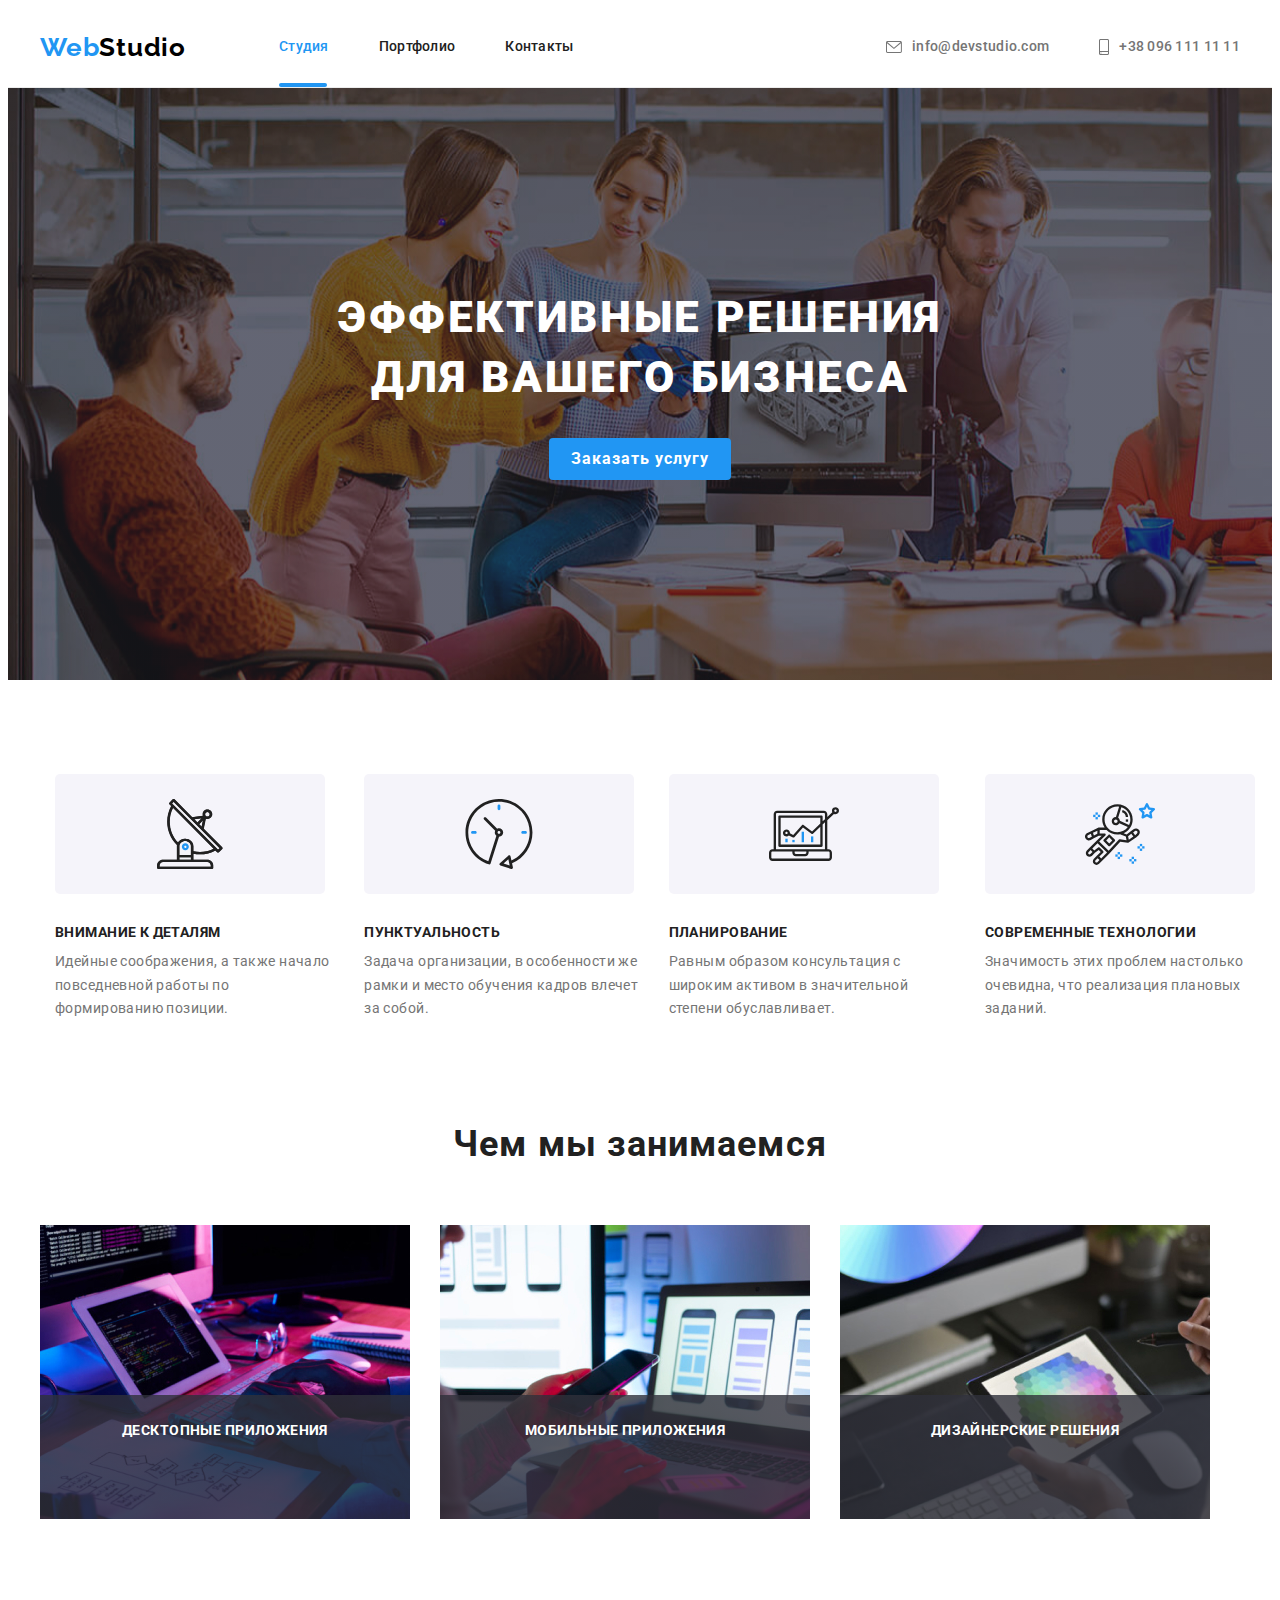
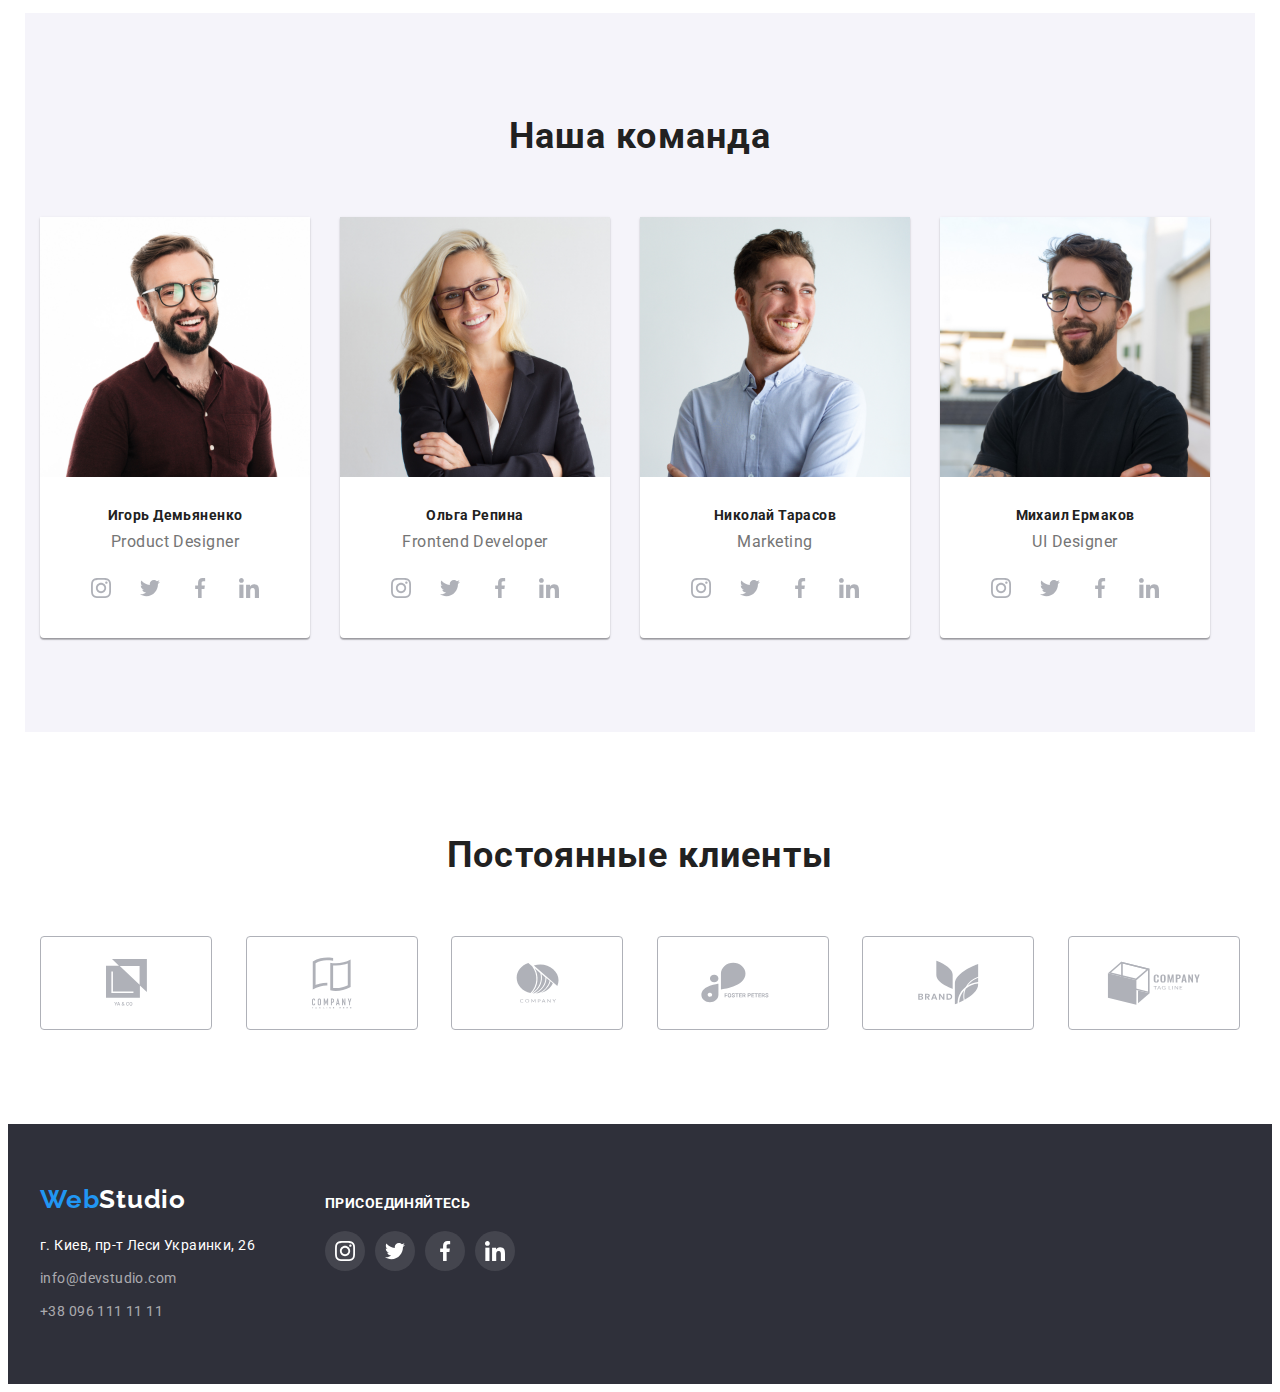
<file: index.html>
<!DOCTYPE html>
<html lang="ru">
<head>
    <meta charset="UTF-8"/>
    <title>Test</title>
    <link
            rel="stylesheet"
            href="https://cdnjs.cloudflare.com/ajax/libs/modern-normalize/1.0.0/modern-normalize.min.css"
            integrity="sha512-ISS7cAi1PEhQ8jnbJpJZMd29NlhNj4AWYyLOSp2CE/CsHxTCu+r+t0D2yoJudVrd0/8fTVPUVDzY5Tvli75u/g=="
            crossorigin="anonymous"
    />
    <!-- Raleway and  Roboto-->
    <link rel="preconnect" href="https://fonts.gstatic.com">
    <link href="https://fonts.googleapis.com/css2?family=Raleway:wght@700&family=Roboto:wght@400;500;700;900&display=swap"
          rel="stylesheet">
    <link href="./css/style.css" rel="stylesheet"/>
</head>
<body>
<!--==============================HEADER===========================================-->
<!--<div class="first-background">-->
<header>
    <div class="header-flex container">
        <!--    <nav>-->
        <nav class="logo-and-nav">
            <a href="index.html" class="logo link">Web<span class="studio">Studio</span></a>
            <ul class="nav-ul">
                <li class="nav-ul-li">
                    <a href="" class="head link active">Студия</a>
                    <p class="polosa"></p>
                </li>
                <li class="nav-ul-li">
                    <a href="portfolio.html" class="head link">Портфолио</a>
                </li>
                <li class="nav-ul-li">
                    <a href="" class="head link">Контакты</a>
                </li>
            </ul>
        </nav>
        <!--    </nav>-->
        <ul class="ul-mail">
            <li class="nav-ul-li">
                <!--                <svg class="icon-m10" width="16" height="12">-->
                <!--                    <use href="./images/sprite.svg#icon-envelope"></use>-->
                <!--                </svg>-->
                <a href="mailto:info@devstudio.com" class="info link">
                    <svg class="icon-m10" width="16" height="12">
                        <use href="./images/sprite.svg#icon-envelope"></use>
                    </svg>
                    info@devstudio.com
                </a>
            </li>
            <li class="nav-ul-li">
                <!--                <svg class="icon-m10" width="10" height="16">-->
                <!--                    <use href="./images/sprite.svg#icon-smartphone"></use>-->
                <!--                </svg>-->
                <a href="tel:+38961111111" class="info link">
                    <svg class="icon-m10" width="10" height="16">
                        <use href="./images/sprite.svg#icon-smartphone"></use>
                    </svg>
                    +38 096 111 11 11</a>
            </li>
        </ul>
    </div>
</header>
<!--==============================HEADER END===========================================-->
<!--==================================MAIN=============================================-->
<main>
    <section class="osnovnaya">
        <h1 class="osnovnaya-h1">ЭФФЕКТИВНЫЕ РЕШЕНИЯ ДЛЯ ВАШЕГО БИЗНЕСА</h1>
        <button class="button-osnov" type="button" data-modal-open>Заказать услугу</button>
    </section>
    <section class="sec-chem-mi first-background container">
        <!--            <div class="first-background pad">-->
        <ul class="chem-mi-ul container">
            <li class="chem-mi-li">
                <div class="chem-mi-li-svg">
                    <svg width="70" height="70">
                        <use href="./images/sprite.svg#icon-antenna"></use>
                    </svg>
                </div>
                <h3 class="chem-mi-h3">Внимание к деталям</h3>
                <p class="h3-text">
                    Идейные соображения, а также начало повседневной работы по
                    формированию позиции.
                </p>
            </li>
            <li class="chem-mi-li">
                <div class="chem-mi-li-svg">
                    <svg width="70" height="70">
                        <use href="./images/sprite.svg#icon-clock"></use>
                    </svg>
                </div>
                <h3 class="chem-mi-h3">Пунктуальность</h3>
                <p class="h3-text">
                    Задача организации, в особенности же рамки и место обучения кадров
                    влечет за собой.
                </p>
            </li>
            <li class="chem-mi-li">
                <div class="chem-mi-li-svg">
                    <svg width="70" height="70">
                        <use href="./images/sprite.svg#icon-diagram"></use>
                    </svg>
                </div>
                <h3 class="chem-mi-h3">Планирование</h3>
                <p class="h3-text">
                    Равным образом консультация с широким активом в значительной степени
                    обуславливает.
                </p>
            </li>
            <li class="chem-mi-li">
                <div class="chem-mi-li-svg">
                    <svg width="70" height="70">
                        <use href="./images/sprite.svg#icon-astronaut"></use>
                    </svg>
                </div>
                <h3 class="chem-mi-h3">Современные технологии</h3>
                <p class="h3-text">
                    Значимость этих проблем настолько очевидна, что реализация плановых
                    заданий.
                </p>
            </li>
        </ul>
    </section>
    <section class="o-rabote container">
        <h2 class="o-rabote-h2">Чем мы занимаемся</h2>
        <ul class="o-rabote-ul">
            <li class="o-rabote-li">
                <div class="o-rabote-li-div">
                    <img src="images/rab-1.jpg" alt="рабочий стол" width="370"/>
                    <p class="rab-stol">десктопные приложения </p>
                </div>
            </li>
            <li class="o-rabote-li">
                <div class="o-rabote-li-div">
                    <img src="images/rab-2.jpg" alt="мобильный" width="370"/>
                    <p class="rab-stol">мобильные приложения</p>
                </div>
            </li>
            <li class="o-rabote-li">
                <div class="o-rabote-li-div">
                    <img src="images/rab-3.jpg" alt="планшет" width="370"/>
                    <p class="rab-stol">дизайнерские решения</p>
                </div>
            </li>
        </ul>
    </section>
    <section class="nasha-komanda container">
        <h2>Наша команда</h2>
        <ul class="nasha-komanda-ul">
            <li class="nasha-komanda-li">
                <img class="komanda-img" src="images/img%20(5).jpg" alt="1" width="270"/>
                <div class="nasha-komanda-li-div">
                    <h3 class="nasha-komanda-h3">Игорь Демьяненко</h3>
                    <p class="proffesia">Product Designer</p>
                    <div class="div-logo-link">
                        <a class="a-logo-link" href="">
                            <svg class="logo-link" width="20" height="20">
                                <use href="./images/sprite.svg#icon-instagram"></use>
                            </svg>
                        </a>
                        <a class="a-logo-link" href="">
                            <svg class="logo-link" width="20" height="20">
                                <use href="./images/sprite.svg#icon-twitter"></use>
                            </svg>
                        </a>
                        <a class="a-logo-link" href="">
                            <svg class="logo-link" width="20" height="20">>
                                <use href="./images/sprite.svg#icon-facebook"></use>
                            </svg>
                        </a>
                        <a class="a-logo-link" href="">
                            <svg class="logo-link" width="20" height="20">>
                                <use href="./images/sprite.svg#icon-linkedin"></use>
                            </svg>
                        </a>
                    </div>
                </div>
            </li>
            <li class="nasha-komanda-li">
                <img class="komanda-img" src="images/img%20(6).jpg" alt="2" width="270"/>
                <div class="nasha-komanda-li-div">
                    <h3 class="nasha-komanda-h3">Ольга Репина</h3>
                    <p class="proffesia">Frontend Developer</p>
                    <div class="div-logo-link">
                        <a class="a-logo-link" href="">
                            <svg class="logo-link" width="20" height="20">
                                <use href="./images/sprite.svg#icon-instagram"></use>
                            </svg>
                        </a>
                        <a class="a-logo-link" href="">
                            <svg class="logo-link" width="20" height="20">
                                <use href="./images/sprite.svg#icon-twitter"></use>
                            </svg>
                        </a>
                        <a class="a-logo-link" href="">
                            <svg class="logo-link" width="20" height="20">>
                                <use href="./images/sprite.svg#icon-facebook"></use>
                            </svg>
                        </a>
                        <a class="a-logo-link" href="">
                            <svg class="logo-link" width="20" height="20">>
                                <use href="./images/sprite.svg#icon-linkedin"></use>
                            </svg>
                        </a>
                    </div>
                </div>
            </li>
            <li class="nasha-komanda-li">
                <img class="komanda-img" src="images/img%20(7).jpg" alt="3" width="270px"/>
                <div class="nasha-komanda-li-div">
                    <h3 class="nasha-komanda-h3">Николай Тарасов</h3>
                    <p class="proffesia">Marketing</p>
                    <div class="div-logo-link">
                        <a class="a-logo-link" href="">
                            <svg class="logo-link" width="20" height="20">
                                <use href="./images/sprite.svg#icon-instagram"></use>
                            </svg>
                        </a>
                        <a class="a-logo-link" href="">
                            <svg class="logo-link" width="20" height="20">>
                                <use href="./images/sprite.svg#icon-twitter"></use>
                            </svg>
                        </a>
                        <a class="a-logo-link" href="">
                            <svg class="logo-link" width="20" height="20">
                                <use href="./images/sprite.svg#icon-facebook"></use>
                            </svg>
                        </a>
                        <a class="a-logo-link" href="">
                            <svg class="logo-link" width="20" height="20">>
                                <use href="./images/sprite.svg#icon-linkedin"></use>
                            </svg>
                        </a>
                    </div>
                </div>
            </li>
            <li class="nasha-komanda-li">
                <img class="komanda-img" src="images/img%20(8).jpg" alt="4" width="270px"/>
                <div class="nasha-komanda-li-div">
                    <h3 class="nasha-komanda-h3">Михаил Ермаков</h3>
                    <p class="proffesia">UI Designer</p>
                    <ul class="div-logo-link">
                        <li>
                            <a class="a-logo-link" href="">
                                <svg class="logo-link" width="20" height="20">
                                    <use href="./images/sprite.svg#icon-instagram"></use>
                                </svg>
                            </a>
                        </li>
                        <li>
                            <a class="a-logo-link" href="">
                                <svg class="logo-link" width="20" height="20">
                                    <use href="./images/sprite.svg#icon-twitter"></use>
                                </svg>
                            </a>
                        </li>
                        <li>
                            <a class="a-logo-link" href="">
                                <svg class="logo-link" width="20" height="20">
                                    <use href="./images/sprite.svg#icon-facebook"></use>
                                </svg>
                            </a>
                        </li>
                        <li>
                            <a class="a-logo-link" href="">
                                <svg class="logo-link" width="20" height="20">>
                                    <use href="./images/sprite.svg#icon-linkedin"></use>
                                </svg>
                            </a>
                        </li>
                    </ul>
                </div>
            </li>
        </ul>
    </section>
    <!--========================Klienti===========================================    -->
    <section class="klienti">
        <h2>
            Постоянные клиенты
        </h2>
        <ul class="ul-klienti container">
            <li class="li-klienti">
                <a class="a-klienti" href="#">
                    <svg class="klient-svg" width="41" height="47">
                        <use href="./images/sprite.svg#icon-group"></use>
                    </svg>
                </a>
            </li>
            <li class="li-klienti">
                <a class="a-klienti" href="#">
                    <svg class="klient-svg" width="40" height="52">
                        <use href="./images/sprite.svg#icon-group-1"></use>
                    </svg>
                </a>
            </li>
            <li class="li-klienti">
                <a class="a-klienti" href="#">
                    <svg class="klient-svg" width="43" height="41">
                        <use href="./images/sprite.svg#icon-group-2"></use>
                    </svg>
                </a>
            </li>
            <li class="li-klienti">
                <a class="a-klienti" href="#">
                    <svg class="klient-svg" width="84" height="41">
                        <use href="./images/sprite.svg#icon-group-3"></use>
                    </svg>
                </a>
            </li>
            <li class="li-klienti">
                <a class="a-klienti" href="#">
                    <svg class="klient-svg" width="63" height="45">
                        <use href="./images/sprite.svg#icon-group-4"></use>
                    </svg>
                </a>
            </li>
            <li class="li-klienti">
                <a class="a-klienti" href="#">
                    <svg class="klient-svg" width="94" height="44">
                        <use href="./images/sprite.svg#icon-group-5"></use>
                    </svg>
                </a>
            </li>
        </ul>
    </section>
</main>
<!--==================================MAIN END==============================================-->
<!--===================================FOOTER===============================================-->
<footer>
    <section class="foot">
        <div class="foot-all-div">
            <div class="div-footer ">
                <a href="index.html" class="logo-foot link footer">Web<span class="studio-white">Studio</span></a>
                <address>г. Киев, пр-т Леси Украинки, 26</address>
                <ul>
                    <li class="foot-a">
                        <a class="mail link" href="mailto:info@devstudio.com">info@devstudio.com</a>
                    </li>
                    <li>
                        <a class="tel link" href="tel:+38961111111">+38 096 111 11 11</a>
                    </li>
                </ul>
            </div>
            <div class="foot-connect">
                <p class="text-pris">
                    присоединяйтесь
                </p>
                <ul class="div-logo-link">
                    <li class="foot-li">
                        <a class="a-logo-foot" href="">
                            <svg class="a-logo-foot-svg" width="20" height="20">
                                <use href="./images/sprite.svg#icon-instagram"></use>
                            </svg>
                        </a>
                    </li>
                    <li class="foot-li">
                        <a class="a-logo-foot" href="">
                            <svg class="a-logo-foot-svg" width="20" height="20">
                                <use href="./images/sprite.svg#icon-twitter"></use>
                            </svg>
                        </a>
                    </li>
                    <li class="foot-li">
                        <a class="a-logo-foot" href="">
                            <svg class="a-logo-foot-svg" width="20" height="20">
                                <use href="./images/sprite.svg#icon-facebook"></use>
                            </svg>
                        </a>
                    </li>
                    <li class="foot-li">
                        <a class="a-logo-foot" href="">
                            <svg class="a-logo-foot-svg" width="20" height="20">
                                <use href="./images/sprite.svg#icon-linkedin"></use>
                            </svg>
                        </a>
                    </li>
                </ul>
            </div>
        </div>
    </section>
</footer>
<!--===================================FOOTER=END==========================================-->
<!--===================================MODAL==========================================-->
<div class="backdrop is-hidden" data-modal>
    <div class="modal">
        <button type="button" class="btn-close" data-modal-close>
            <svg class="bott-close" width="18" height="18">
                <use href="./images/sprite.svg#icon-close-black"></use>
            </svg>
        </button>
    </div>
</div>
<!--===================================MODAL END==========================================-->
<script src="./js/modal.js"></script>

</body>
</html>
</file>
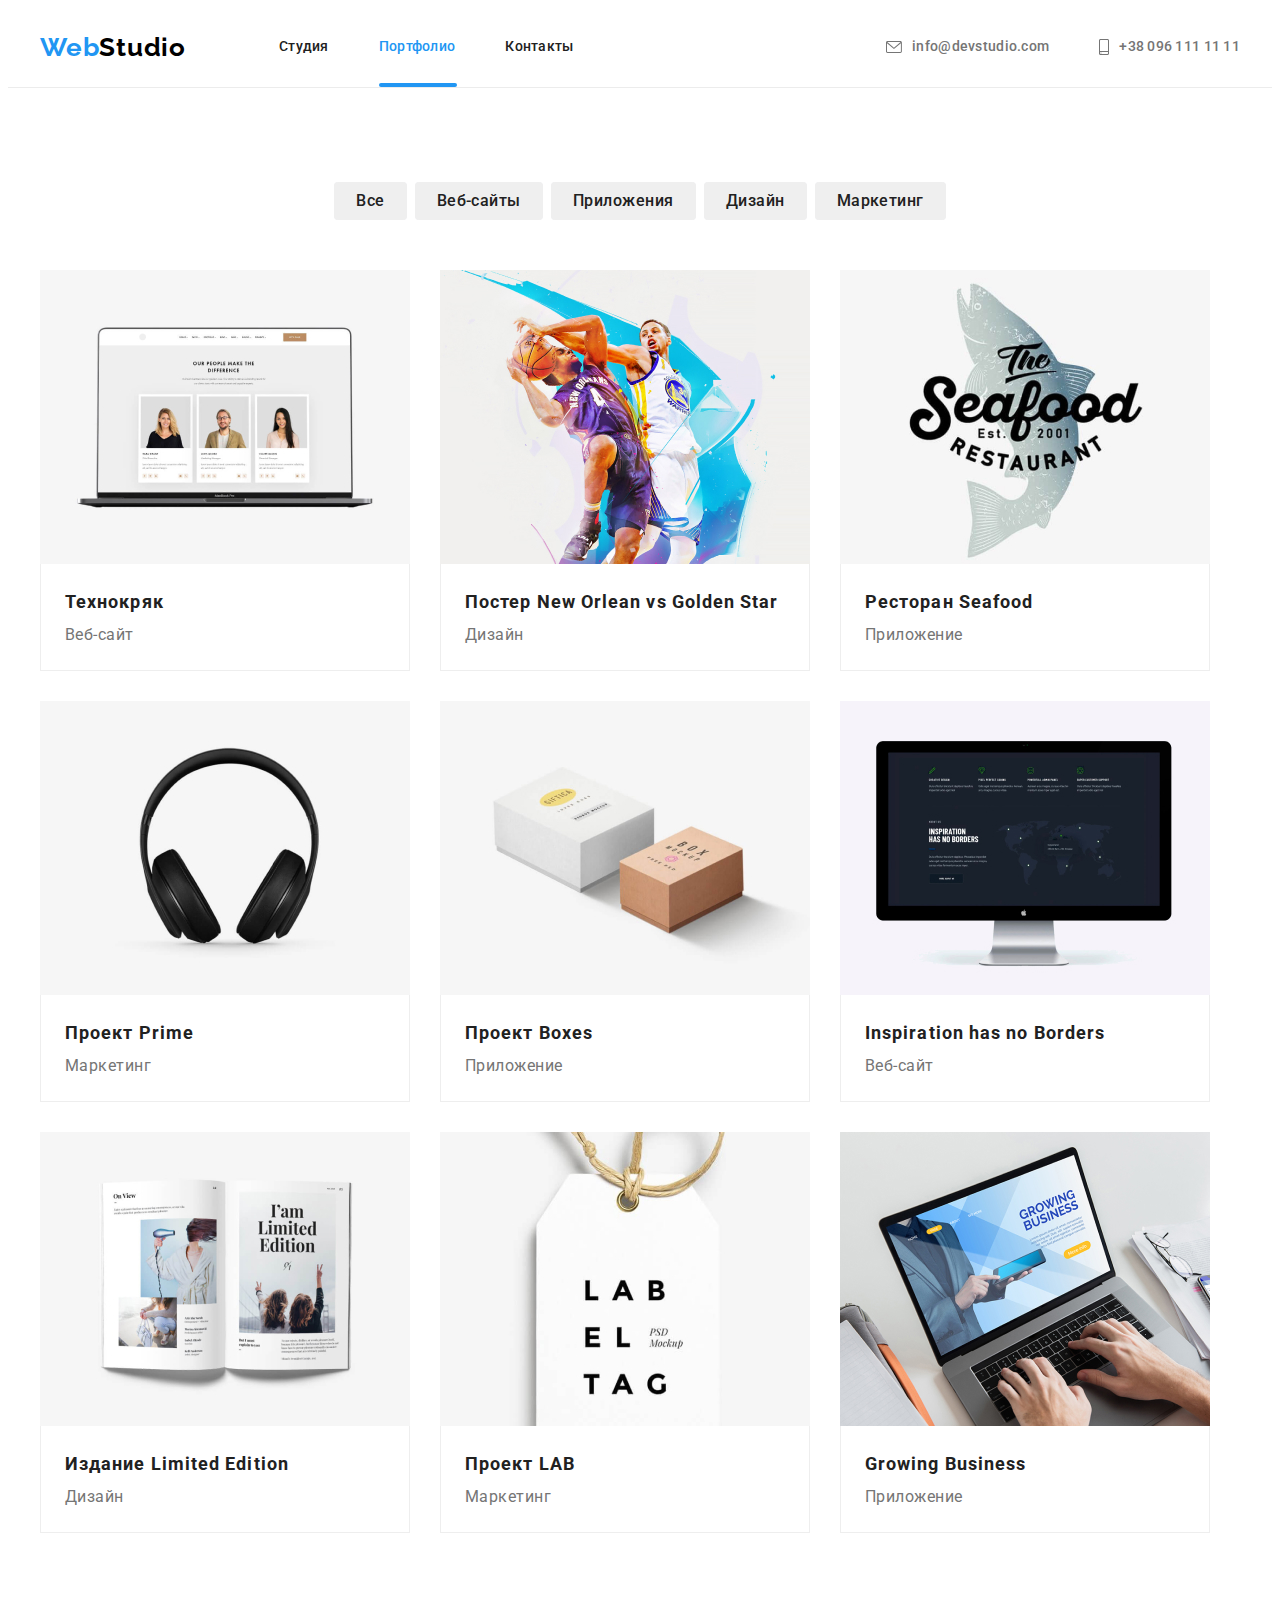
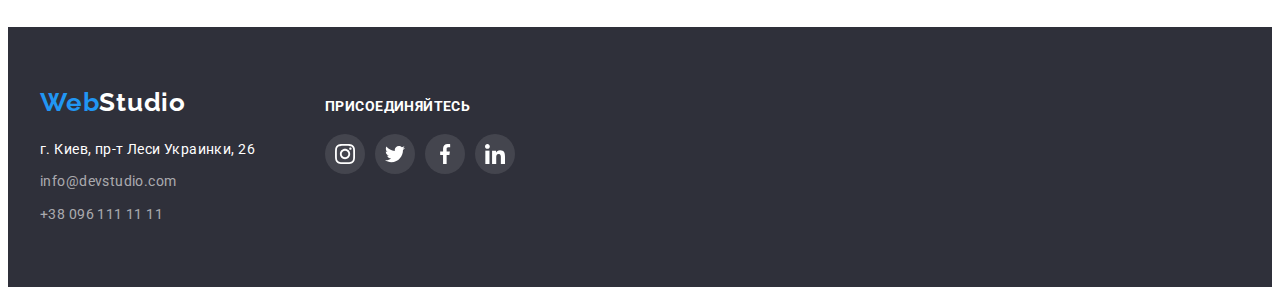
<file: portfolio.html>
<!DOCTYPE html>
<html lang="ru">
<head>
    <meta charset="UTF-8"/>
    <title>Test</title>
    <link
            rel="stylesheet"
            href="https://cdnjs.cloudflare.com/ajax/libs/modern-normalize/1.0.0/modern-normalize.min.css"
            integrity="sha512-ISS7cAi1PEhQ8jnbJpJZMd29NlhNj4AWYyLOSp2CE/CsHxTCu+r+t0D2yoJudVrd0/8fTVPUVDzY5Tvli75u/g=="
            crossorigin="anonymous"
    />
    <!-- Raleway and  Roboto-->
    <link rel="preconnect" href="https://fonts.gstatic.com">
    <link href="https://fonts.googleapis.com/css2?family=Raleway:wght@700&family=Roboto:wght@400;500;700;900&display=swap"
          rel="stylesheet">
    <link href="./css/style.css" rel="stylesheet"/>
</head>
<body>
<!--==============================HEADER===========================================-->
<header>
    <div class="header-flex container">
        <!--    <nav>-->
        <nav class="logo-and-nav">
            <a href="index.html" class="logo link">Web<span class="studio">Studio</span></a>
            <ul class="nav-ul">
                <li class="nav-ul-li">
                    <a href="index.html" class="head link">Студия</a>
                </li>
                <li class="nav-ul-li">
                    <a href="portfolio.html" class="head link active-port">Портфолио</a>
                    <p class="polosa-port"></p>
                </li>
                <li class="nav-ul-li">
                    <a href="" class="head link">Контакты</a>
                </li>
            </ul>
        </nav>
        <!--    </nav>-->
        <!--    </nav>-->
        <ul class="ul-mail">
            <li class="nav-ul-li">
                <!--                <svg class="icon-m10" width="16" height="12">-->
                <!--                    <use href="./images/sprite.svg#icon-envelope"></use>-->
                <!--                </svg>-->
                <a href="mailto:info@devstudio.com" class="info link">
                    <svg class="icon-m10" width="16" height="12">
                        <use href="./images/sprite.svg#icon-envelope"></use>
                    </svg>
                    info@devstudio.com
                </a>
            </li>
            <li class="nav-ul-li">
                <!--                <svg class="icon-m10" width="10" height="16">-->
                <!--                    <use href="./images/sprite.svg#icon-smartphone"></use>-->
                <!--                </svg>-->
                <a href="tel:+38961111111" class="info link">
                    <svg class="icon-m10" width="10" height="16">
                        <use href="./images/sprite.svg#icon-smartphone"></use>
                    </svg>
                    +38 096 111 11 11</a>
            </li>
        </ul>
    </div>
</header>
<!--==============================HEADER END===========================================-->
<!--==============================MAIN=================================================-->
<main class="portfolio-main">
    <section class="work">
        <ul class="work-ul">
            <li class="work-select">
                <button class="work-select-button link">Все</button>
            </li>
            <li class="work-select">
                <button class="work-select-button link">Веб-сайты</button>
            </li>
            <li class="work-select">
                <button class="work-select-button link">Приложения</button>
            </li>
            <li class="work-select">
                <button class="work-select-button link">Дизайн</button>
            </li>
            <li class="work-select">
                <button class="work-select-button link">Маркетинг</button>
            </li>
        </ul>
<!--=======================================primeri-rabot===========================================-->
        <ul class="ul-primeri-rabot">
            <li class="li-primeri-rabot">
                <a href="#" class="a-primeri-rabot">
                <div class="li-primeri-rabot-div" >
                <img src="images/tehno.jpg" alt="техно кряк" width="370"/>
                <p class="li-primeri-rabot-fontext">Технокряк это современная площадка распространения коронавируса. Компании используют эту платформу для цифрового шпионажа и атак на защищённые сервера конкурентов.</p>
                </div>
                <div class="li-primeri-rabot-text">
                    <h3 class="port-h3">Технокряк</h3>
                    <p class="port-p">Веб-сайт</p>
                </div>
                </a>
            </li>
            <li class="li-primeri-rabot">
                <a href="#" class="a-primeri-rabot">
                <div class="li-primeri-rabot-div" >
                <img src="images/img.jpg" alt="баскетбол" width="370"/>
                <p class="li-primeri-rabot-fontext">Технокряк это современная площадка распространения коронавируса. Компании используют эту платформу для цифрового шпионажа и атак на защищённые сервера конкурентов.</p>
                </div>
                <div class="li-primeri-rabot-text">
                    <h3 class="port-h3">Постер New Orlean vs Golden Star</h3>
                    <p class="port-p">Дизайн</p>
                </div>
                </a>
            </li>
            <li class="li-primeri-rabot">
                <a href="#" class="a-primeri-rabot">
                <div class="li-primeri-rabot-div" >
                <img src="images/img-1.jpg" alt="лого ресторана" width="370"/>
                <p class="li-primeri-rabot-fontext">Технокряк это современная площадка распространения коронавируса. Компании используют эту платформу для цифрового шпионажа и атак на защищённые сервера конкурентов.</p>
                </div>
                <div class="li-primeri-rabot-text">
                    <h3 class="port-h3">Ресторан Seafood</h3>
                    <p class="port-p">Приложение</p>
                </div>
                </a>
            </li>
            <li class="li-primeri-rabot">
                <a href="#" class="a-primeri-rabot">
                <div class="li-primeri-rabot-div" >
                <img src="images/img-2.jpg" alt="наушники" width="370"/>
                <p class="li-primeri-rabot-fontext">Технокряк это современная площадка распространения коронавируса. Компании используют эту платформу для цифрового шпионажа и атак на защищённые сервера конкурентов.</p>
                </div>
                <div class="li-primeri-rabot-text">
                    <h3 class="port-h3">Проект Prime</h3>
                    <p class="port-p">Маркетинг</p>
                </div>
                </a>
            </li>
            <li class="li-primeri-rabot">
                <a href="#" class="a-primeri-rabot">
                <div class="li-primeri-rabot-div" >
                <img src="images/img-3.jpg" alt="коробочки" width="370"/>
                <p class="li-primeri-rabot-fontext">Технокряк это современная площадка распространения коронавируса. Компании используют эту платформу для цифрового шпионажа и атак на защищённые сервера конкурентов.</p>
                </div>
                <div class="li-primeri-rabot-text">
                    <h3 class="port-h3">Проект Boxes</h3>
                    <p class="port-p">Приложение</p>
                </div>
                </a>
            </li>
            <li class="li-primeri-rabot">
                <a href="#" class="a-primeri-rabot">
                <div class="li-primeri-rabot-div" >
                <img src="images/img-4.jpg" alt="монитор" width="370"/>
                <p class="li-primeri-rabot-fontext">Технокряк это современная площадка распространения коронавируса. Компании используют эту платформу для цифрового шпионажа и атак на защищённые сервера конкурентов.</p>
                </div>
                <div class="li-primeri-rabot-text">
                    <h3 class="port-h3">Inspiration has no Borders</h3>
                    <p class="port-p">Веб-сайт</p>
                </div>
                </a>
            </li>
            <li class="li-primeri-rabot">
                <a href="#" class="a-primeri-rabot">
                <div class="li-primeri-rabot-div" >
                <img src="images/img-5.jpg" alt="книга" width="370"/>
                <p class="li-primeri-rabot-fontext">Технокряк это современная площадка распространения коронавируса. Компании используют эту платформу для цифрового шпионажа и атак на защищённые сервера конкурентов.</p>
                </div>
                <div class="li-primeri-rabot-text">
                    <h3 class="port-h3">Издание Limited Edition</h3>
                    <p class="port-p">Дизайн</p>
                </div>
                </a>
            </li>
            <li class="li-primeri-rabot">
                <a href="#" class="a-primeri-rabot">
                <div class="li-primeri-rabot-div" >
                <img src="images/img-6.jpg" alt="лейба" width="370"/>
                <p class="li-primeri-rabot-fontext">Технокряк это современная площадка распространения коронавируса. Компании используют эту платформу для цифрового шпионажа и атак на защищённые сервера конкурентов.</p>
                </div>
                <div class="li-primeri-rabot-text">
                    <h3 class="port-h3">Проект LAB</h3>
                    <p class="port-p">Маркетинг</p>
                </div>
                </a>
            </li>
            <li class="li-primeri-rabot">
                <a href="#" class="a-primeri-rabot">
                <div class="li-primeri-rabot-div" >
                <img src="images/img-7.jpg" alt="ноутбук" width="370"/>
                <p class="li-primeri-rabot-fontext">Технокряк это современная площадка распространения коронавируса. Компании используют эту платформу для цифрового шпионажа и атак на защищённые сервера конкурентов.</p>
                </div>
                <div class="li-primeri-rabot-text">
                    <h3 class="port-h3">Growing Business</h3>
                    <p class="port-p">Приложение</p>
                </div>
                </a>
            </li>
        </ul>
    </section>
</main>
<!--==============================MAIN=END=============================================-->
<!--==============================FOOTER===============================================-->
<footer>
    <section class="foot">
        <div class="foot-all-div">
            <div class="div-footer ">
                <a href="index.html" class="logo-foot link footer">Web<span class="studio-white">Studio</span></a>
                <address>г. Киев, пр-т Леси Украинки, 26</address>
                <ul>
                    <li class="foot-a">
                        <a class="mail link" href="mailto:info@devstudio.com">info@devstudio.com</a>
                    </li>
                    <li>
                        <a class="tel link" href="tel:+38961111111">+38 096 111 11 11</a>
                    </li>
                </ul>
            </div>
            <div class="foot-connect">
                <p class="text-pris">
                    присоединяйтесь
                </p>
                <ul class="div-logo-link">
                    <li class="foot-li">
                        <a class="a-logo-foot" href="">
                            <svg class="a-logo-foot-svg" width="20" height="20">
                                <use href="./images/sprite.svg#icon-instagram"></use>
                            </svg>
                        </a>
                    </li>
                    <li class="foot-li">
                        <a class="a-logo-foot" href="">
                            <svg class="a-logo-foot-svg" width="20" height="20">
                                <use href="./images/sprite.svg#icon-twitter"></use>
                            </svg>
                        </a>
                    </li>
                    <li class="foot-li">
                        <a class="a-logo-foot" href="">
                            <svg class="a-logo-foot-svg" width="20" height="20">
                                <use href="./images/sprite.svg#icon-facebook"></use>
                            </svg>
                        </a>
                    </li>
                    <li class="foot-li">
                        <a class="a-logo-foot" href="">
                            <svg class="a-logo-foot-svg" width="20" height="20">
                                <use href="./images/sprite.svg#icon-linkedin"></use>
                            </svg>
                        </a>
                    </li>
                </ul>
            </div>
        </div>
    </section>
</footer>
<!--===================================FOOTER=END==========================================-->
</body>
</html>
</file>
<file: css/style.css>
:root {
    --sec-color: #212121;
    --hov-blue-color: #2196F3;
    --ther-white-color: #ffffff;
    --back-grey-color: #757575;
    --upper-text-transform: uppercase;
}

body {
    font-family: 'Roboto', sans-serif;
    color: var(--back-grey-color);
}

.first-background {
    background-color: var(--ther-white-color);
}

li {
    list-style-type: none;
}

h1,
h2,
h3,
p,
ul {
    margin: 0;
}

ul {
    padding-left: 0;
}

img {
    display: block;
}

.container {
    width: 1200px;
    margin-right: auto;
    margin-left: auto;
    padding: 0 15px;
}

.link {
    text-decoration: none;
}

.studio-white {
    color: var(--ther-white-color);
}

.border {
    border: 1px solid #ECECEC;
}

.border-main {
    width: 1600px;
    background-color: var(--ther-white-color);
}

/*Header*/
/*FLEX Header*/
header {
    background-color: var(--ther-white-color);
    border-bottom: 1px solid #ECECEC;
    padding: 24px 0;
    position: relative;
}

.header-flex {
    display: flex;
    align-items: center;
}

.logo-and-nav {
    display: flex;
    align-items: center;
}

.nav-ul {
    display: flex;
}

.nav-ul-li:not(:last-child) {
    margin-right: 50px;
}
.nav-ul-li{
    display: flex;
    align-items: center;
    fill:currentColor;
}
.nav-ul-li:hover {
    fill: var(--hov-blue-color);
    transition-property: fill;
    transition-duration: 250ms;
    transition-timing-function:cubic-bezier(0.4, 0, 0.2, 1);
}

.icon-m10{
    margin-right: 10px;
}

.ul-mail {
    display: flex;
    margin-left: auto;
}
.active::after{
    content: "";
    display: block;
    position: absolute;
    width: 48px;
    height: 4px;
    background: #2196F3;
    border-radius: 2px;
    bottom: 0;
}
.active-port::after{
    content: "";
    display: block;
    position: absolute;
    width: 78px;
    height: 4px;
    background: #2196F3;
    border-radius: 2px;
    bottom: 0;
}


/*END Flex Header*/
.logo {
    font-family: Raleway;
    font-weight: bold;
    font-size: 26px;
    line-height: 1.19;
    letter-spacing: 0.03em;
    color: #2196F3;
    margin-right: 93px;
}

.studio {
    font-weight: bold;
    font-size: 26px;
    line-height: 1.19;
    letter-spacing: 0.03em;
    color: black;
}

.head {
    font-weight: 500;
    font-size: 14px;
    line-height: 1.14;
    letter-spacing: 0.02em;
    color: var(--sec-color);
    transition-property: color;
    transition-duration: 250ms;
    transition-timing-function:cubic-bezier(0.4, 0, 0.2, 1);
}

.head:hover,
.head:focus {
    color: #2196F3;
}

.info {
    display:flex;
    align-items: center;
    font-weight: 500;
    font-size: 14px;
    line-height: 1.14;
    letter-spacing: 0.02em;
    color: var(--back-grey-color);
    transition-property: color;
    transition-duration: 250ms;
    transition-timing-function:cubic-bezier(0.4, 0, 0.2, 1);
}

.info:hover,
.info:focus {
    color: #2196F3;
}

/*main*/
.osnovnaya {
    background-image: linear-gradient(rgba(47,48,58,0.4),rgba(47,48,58,0.4)), url(../images/hero-back.jpg);
    background-color: #2F303A;
    max-width: 1600px;
    text-align: center;
    padding: 200px 0;
    margin-left: auto;
    margin-right: auto;
}

.osnovnaya-h1 {
    width: 696px;
    margin: 0 auto 30px auto;
    font-size: 44px;
    font-weight: 900;
    line-height: 1.36;
    letter-spacing: 0.06em;
    text-align: center;
    color: var(--ther-white-color);
}

h2 {
    font-weight: bold;
    font-size: 36px;
    line-height: 1.66;
    letter-spacing: 0.03em;
    color: var(--sec-color);
}

h3 {
    font-weight: bold;
    font-size: 14px;
    line-height: 16px;
    letter-spacing: 0.03em;
    color: var(--sec-color);
}

.button-osnov {
    cursor: pointer;
    background: #2196F3;
    border-radius: 4px;
    font-weight: bold;
    color: var(--ther-white-color);
    font-family: inherit;
    font-size: 16px;
    line-height: 1.875;
    letter-spacing: 0.06em;
    border: 0;
    padding: 6px 22px;
}

.butt-zak {
    font-size: 16px;
    font-weight: bold;
    color: var(--ther-white-color);
    font-family: inherit;
}
/*===========================chem-mi=============================================*/

.sec-chem-mi {
    padding-top: 94px;
    padding-bottom: 94px;
}

.chem-mi-ul {
    display: flex;
}

.chem-mi-li:not(:last-child) {
    margin-right: 30px;
}

.chem-mi-li-svg{
    /*padding: 25px 100px ;*/
    width: 270px;
    height: 120px;
    background-color: #F5F4FA;
    border-radius: 5px;
    margin-bottom: 30px;
    display: flex;
    justify-content: center;
    align-items: center;
}
.chem-mi-h3 {
    text-transform: var(--upper-text-transform);
    margin-bottom: 10px;
}

h2 {
    text-align: center;
    margin-top: 0;
    margin-bottom: 50px;
}

.o-rabote-ul {
    display: flex;
    padding-bottom: 94px;
}

.o-rabote-li:not(:last-child) {
    margin-right: 30px;

}
.o-rabote-li-div{
    position: relative;
}
.o-rabote-li-div > .rab-stol{
    position: absolute;
    bottom: 0;
    right: 0;
    width: 370px;
    height: 70px;
    font-style: normal;
    font-weight: bold;
    font-size: 14px;
    line-height: 16px;
    text-align: center;
    padding: 27px 0;
    letter-spacing: 0.03em;
    text-transform: uppercase;
    color: var(--ther-white-color);
    background-image: linear-gradient(rgba(47, 48, 58, 0.8),rgba(47, 48, 58, 0.8));

}

.h3-text {
    font-size: 14px;
    line-height: 1.71;
    letter-spacing: 0.03em;
}

.nasha-komanda {
    background: #F5F4FA;
    padding-bottom: 94px;
    padding-top: 94px;
}

.nasha-komanda-ul {
    display: flex;
    flex-wrap: wrap;
    margin-top: -30px;
    margin-left: -30px;
}

.nasha-komanda-li {
    background: var(--ther-white-color);
    box-shadow: 0 1px 3px rgba(0, 0, 0, 0.12), 0 1px 1px rgba(0, 0, 0, 0.14), 0 2px 1px rgba(0, 0, 0, 0.2);
    border-radius: 0 0 4px 4px;
    margin-top: 30px;
    margin-left: 30px;
}

.nasha-komanda-li-div {
    text-align: center;
    padding: 30px 32px;
}

.nasha-komanda-h3 {
    margin-bottom: 10px;
}
.div-logo-link{
    display: flex;
    justify-content: space-evenly;
    align-items: center;
}
.logo-link{
    display: flex;
    fill: #AFB1B8;
}

.a-logo-link svg,
.a-logo-link svg{
    transition-property: fill;
    transition-duration: 250ms;
    transition-timing-function:cubic-bezier(0.4, 0, 0.2, 1);
}
.a-logo-link:hover svg,
.a-logo-link:focus svg{
    fill: #ffffff;
}


.a-logo-link{
    display: flex;
    border-radius: 50%;
    width: 40px;
    height: 40px;
    align-items: center;
    justify-content: center;
    transition-property: background-color;
    transition-duration: 250ms;
    transition-timing-function:cubic-bezier(0.4, 0, 0.2, 1);
}
.a-logo-link:hover,
.a-logo-link:focus{
    background-color: #2196F3;
    fill: #ffffff;
}

.proffesia {
    font-size: 16px;
    line-height: 1.18;
    /*text-align: center;*/
    letter-spacing: 0.03em;
    color: var(--back-grey-color);
    margin-bottom: 16px;
}
/*=================================Klienti==============================================*/
.klienti{
    padding: 94px 0;
}

.ul-klienti {
    display: flex;
    justify-content: space-between;
}

.a-klienti {
    fill:#AFB1B8;
    width: 170px;
    height: 92px;
    border: 1px solid #AFB1B8;
    border-radius: 4px;
    /*padding: 16px 32px;*/
    display: flex;
    align-items: center;
    justify-content: center;
    transition-property: border-color;
    transition-duration: 250ms;
    transition-timing-function:cubic-bezier(0.4, 0, 0.2, 1);
}
.a-klienti svg,
.a-klienti svg {
    transition-property: fill;
    transition-duration: 250ms;
    transition-timing-function:cubic-bezier(0.4, 0, 0.2, 1);
}

.a-klienti:hover svg,
.a-klienti:focus svg {
    fill: var(--hov-blue-color);
}
.a-klienti:hover,
.a-klienti:focus {
    border-color: var(--hov-blue-color);
}


/*=================================Porfolio.html==============================================*/

.portfolio-main {
    padding: 94px 15px;
    width: 1200px;
    margin: 0 auto;
    background-color: var(--ther-white-color);
}

.active {
    color: var(--hov-blue-color);
}
.active-port {
    color: var(--hov-blue-color);
}

/*section -work*/

.work-select {
    background: #F5F4FA;
    border-radius: 4px;
}

.work-select-button {
    border-radius: 4px;
    padding: 6px 22px;
    border: none;
    font-family: inherit;
    font-style: normal;
    font-weight: 500;
    font-size: 16px;
    line-height: 1.62;
    text-align: center;
    letter-spacing: 0.03em;
    color: #212121;
    transition-property: background,box-shadow,color;
    transition-duration: 250ms;
    transition-timing-function:cubic-bezier(0.4, 0, 0.2, 1);
}

.work-select-button:hover,
.work-select-button:focus {
    background: #2196F3;
    box-shadow: 0 3px 1px rgba(0, 0, 0, 0.1), 0 1px 2px rgba(0, 0, 0, 0.08), 0 2px 2px rgba(0, 0, 0, 0.12);
    color: var(--ther-white-color);
    text-decoration: none;

}

.work-ul {
    display: flex;
    justify-content: center;
    /*width: 611px;*/
    margin: 0 auto 50px;
    /*text-align: center;*/
}

.work-select:not(:last-child) {
    margin-right: 8px;
}

.ul-primeri-rabot {
    display: flex;
    flex-wrap: wrap;
    margin-left: -30px;
    margin-top: -30px;
}

.li-primeri-rabot {
    margin-left: 30px;
    margin-top: 30px;
    cursor: pointer;

}

.a-primeri-rabot {
    cursor: pointer;
    text-decoration: none;
}

.a-primeri-rabot:hover,
.a-primeri-rabot:focus{
    display: inline-block;
    box-shadow: 0px 1px 1px rgba(0, 0, 0, 0.12), 0px 4px 4px rgba(0, 0, 0, 0.06), 1px 4px 6px rgba(0, 0, 0, 0.16);
}
.li-primeri-rabot-div{
    position: relative;
    overflow:hidden;
}
.li-primeri-rabot-fontext {
    position: absolute;
    width: 370px;
    height: 294px;
    top:50%;
    left: 50%;
    transform: translateX(-50%) translateY(50%);
    font-size: 18px;
    line-height: 1.55;
    letter-spacing: 0.03em;
    color: var(--ther-white-color);
    background-image:linear-gradient(rgba(33, 150, 243, 0.9),rgba(33, 150, 243, 0.9));
    padding: 63px 24px;
    pointer-events: all;
    transition: transform 250ms;

}

.a-primeri-rabot:hover > .li-primeri-rabot-div p,
.a-primeri-rabot:focus > .li-primeri-rabot-div p{
    pointer-events: all;
    transform: translate(-50%, -50%);
}


.li-primeri-rabot-text {
    padding: 20px 24px;
    border: 1px solid #EEEEEE;
    border-top: none;
}

.port-h3 {
    font-weight: bold;
    font-size: 18px;
    line-height: 2;
    letter-spacing: 0.06em;
}

.port-p {
    font-size: 16px;
    line-height: 1.87;
    letter-spacing: 0.03em;
    color: var(--back-grey-color);
}

/*=============================FOOTER==========================================================*/
footer{
    background-color: #2F303A;
}
.foot {
    padding: 60px 15px;
    display: flex;
    width: 1200px;
    margin-left: auto;
    margin-right: auto;
}

.div-footer {
    margin-right: 70px;
}

.footer {
    display: inline-block;
    margin-bottom: 20px;
}

address {
    font-style: normal;
    font-size: 14px;
    line-height: 1.71;
    letter-spacing: 0.03em;
    color: var(--ther-white-color);
    margin-bottom: 9px;
}

.mail, .tel {
    font-size: 14px;
    line-height: 1.71;
    letter-spacing: 0.03em;
    color: rgba(255, 255, 255, 0.6);
}

.foot-a {
    margin-bottom: 9px;
}
.logo-foot {
    font-family: Raleway;
    font-weight: bold;
    font-size: 26px;
    line-height: 1.19;
    letter-spacing: 0.03em;
    color: #2196F3;
}
.text-pris{
    color: var(--ther-white-color);
    font-size: 14px;
    font-weight: bold;
    line-height: 16px;
    letter-spacing: 0.03em;
    text-transform: uppercase;
    margin-bottom: 20px;
}
/*.foot-connect{*/
/*    margin-top: 12px;*/
/*}*/
.foot-all-div{
    display: flex;
    align-items: baseline;
}
.a-logo-foot{
    display: flex;
    border-radius: 50%;
    width: 40px;
    height: 40px;
    align-items: center;
    justify-content: center;
    background: rgba(255, 255, 255, 0.1);
    transition-property: background-color;
    transition-duration: 250ms;
    transition-timing-function:cubic-bezier(0.4, 0, 0.2, 1);
}
.a-logo-foot:hover,
.a-logo-foot:focus{
    background-color: var(--hov-blue-color);
}
.a-logo-foot svg {
    transition-property: fill;
    transition-duration: 250ms;
    transition-timing-function:cubic-bezier(0.4, 0, 0.2, 1);
}
.a-logo-foot:hover svg {
    fill: var(--ther-white-color);
    transition-property: fill;
    transition-duration: 250ms;
    transition-timing-function:cubic-bezier(0.4, 0, 0.2, 1);
}
.a-logo-foot-svg{
    display: flex;
    fill: var(--ther-white-color);
}
.foot-li:not(:last-child){
    margin-right: 10px;
}
/*===============================FOOTER END===============================*/
/*===============================MODAL===============================*/
.backdrop{
    position: fixed;
    width: 100%;
    height: 100%;
    top: 0;
    left: 0;
    background-color: rgba(0, 0, 0, 0.2);
    z-index: 100;
    transition: opacity 250ms cubic-bezier(0.4, 0, 0.2, 1), visibility 250ms cubic-bezier(0.4, 0, 0.2, 1);
}
.modal{
    position: absolute;
    top:50%;
    left: 50%;
    transform: translate(-50%,-50%);
    /*animation: animate125 2000ms linear;*/
    /*transition: opacity 250ms;*/
    width: 528px;
    height: 581px;
    background: #FFFFFF;
    box-shadow: 0px 1px 3px rgba(0, 0, 0, 0.12), 0px 1px 1px rgba(0, 0, 0, 0.14), 0px 2px 1px rgba(0, 0, 0, 0.2);
    border-radius: 4px;
}
.bott-close {
    position: absolute;
    fill: #000000;
    top:50%;
    left: 50%;
    transform: translate(-50%,-50%);
}
.btn-close{
    position: absolute;
    top: 8px;
    right: 8px;
    width: 30px;
    height: 30px;
    border: 1px solid rgba(0, 0, 0, 0.1) ;
    border-radius: 50%;
    background: transparent;
    cursor: pointer;
}
.is-hidden{
    opacity: 0;
    visibility:hidden;
    pointer-events: none;
}
@keyframes animate125 {
    0% {
        transform: scale(0.25);
    }

    50% {
        transform: scale(0.5);
    }

    100% {
        transform: scale(1);
    }
}

/*===============================MODAL END===============================*/
</file>
